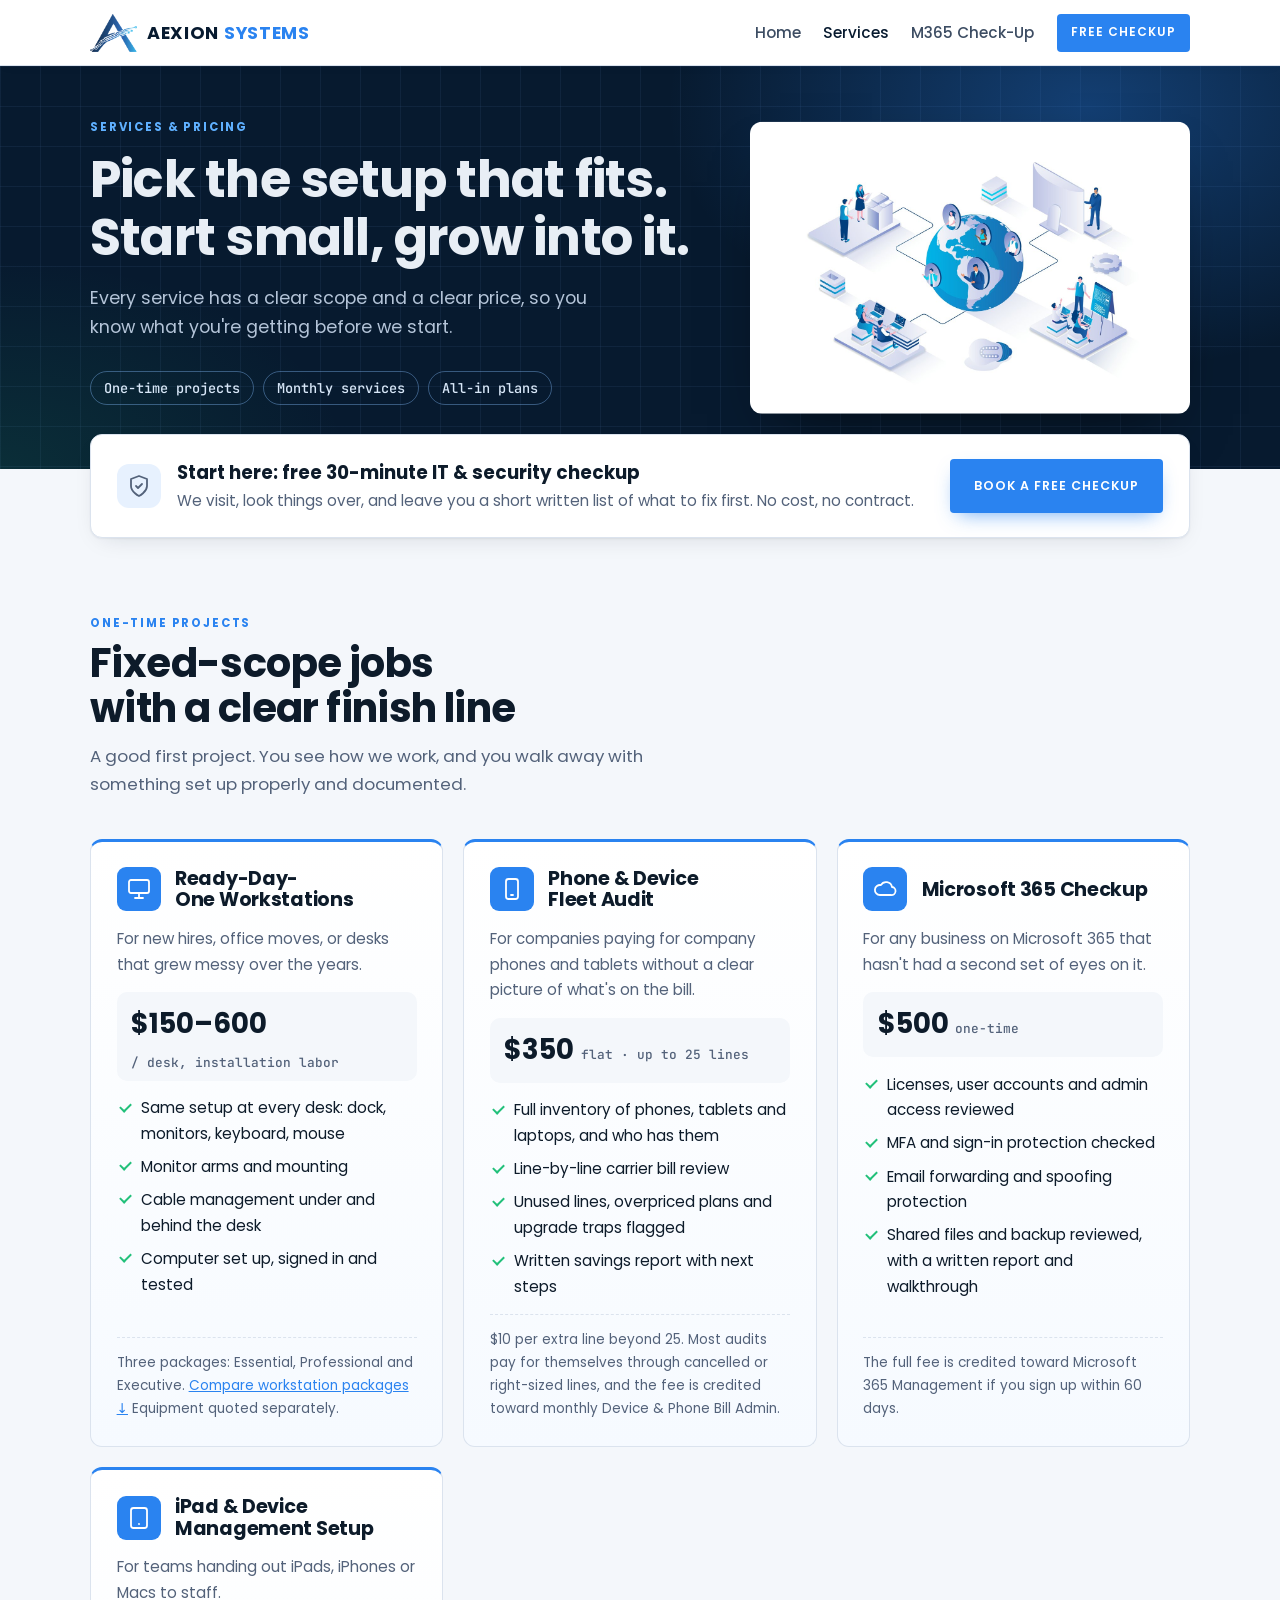
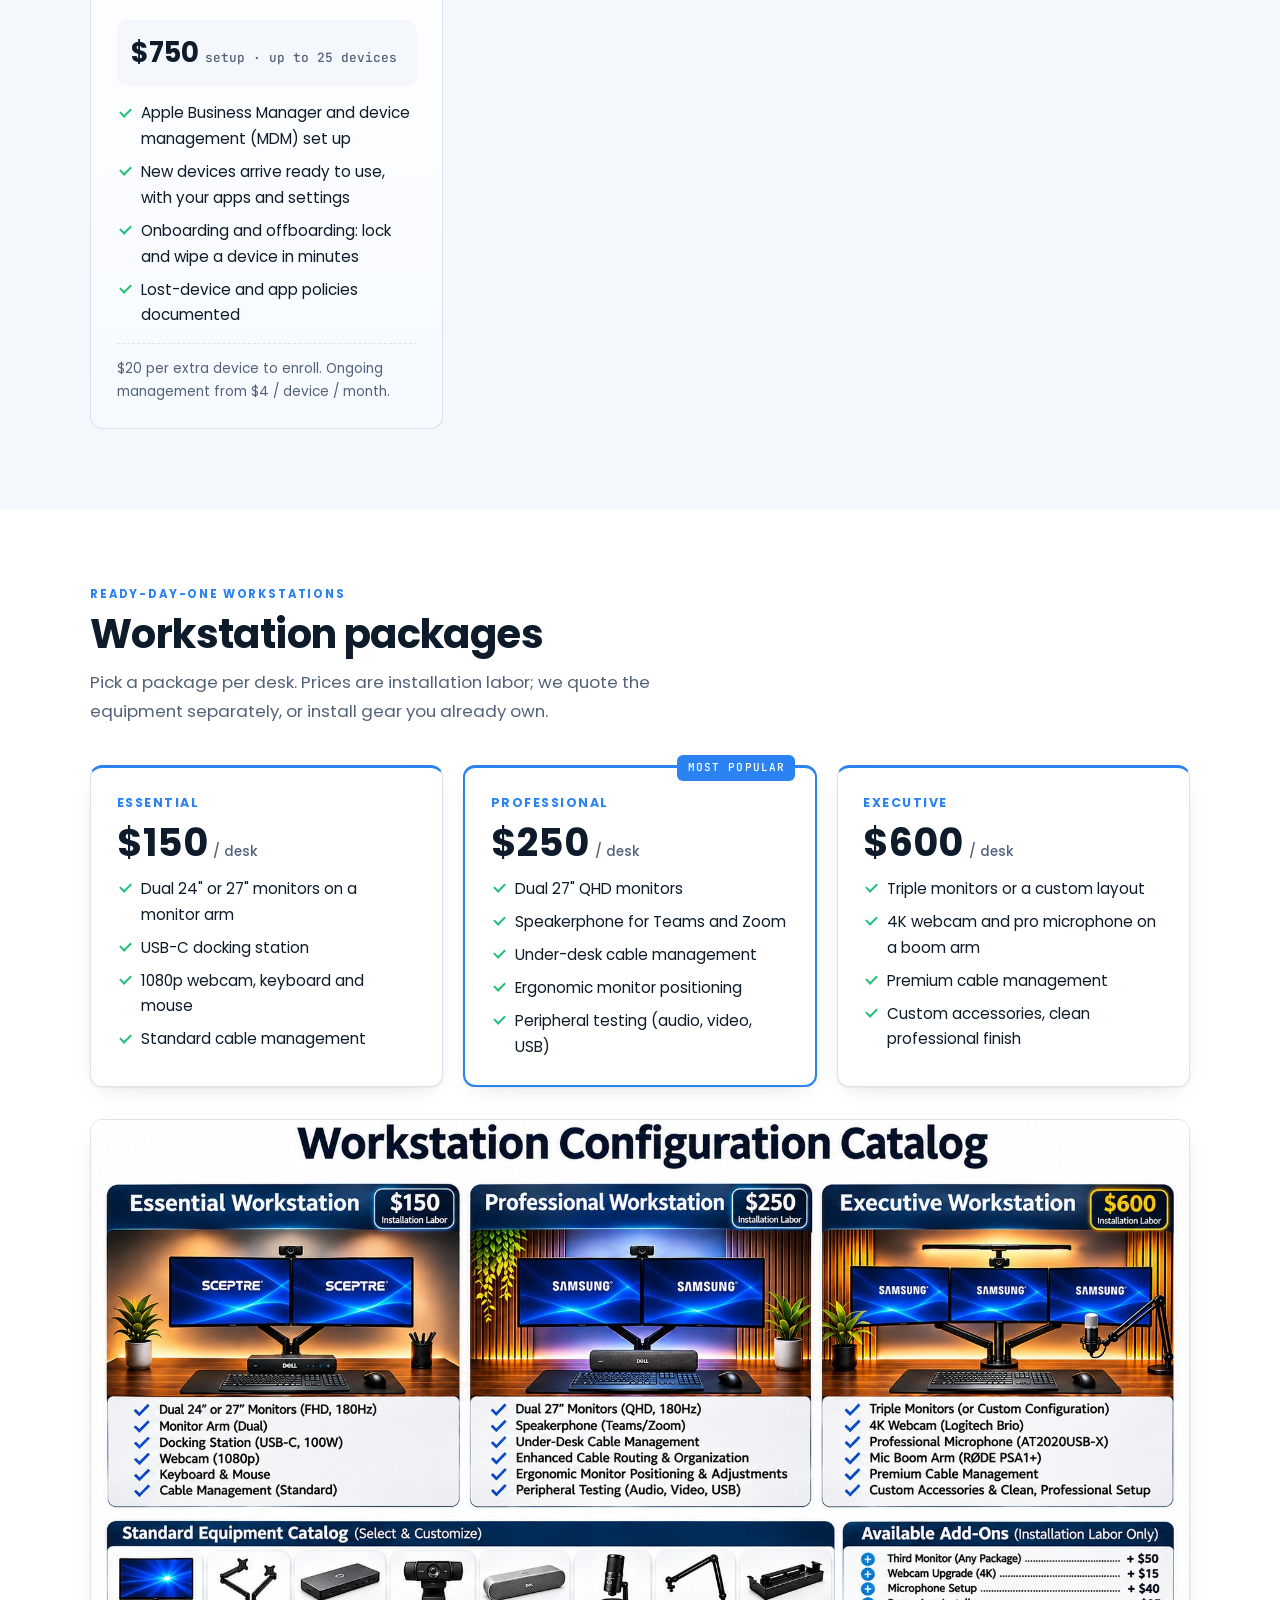
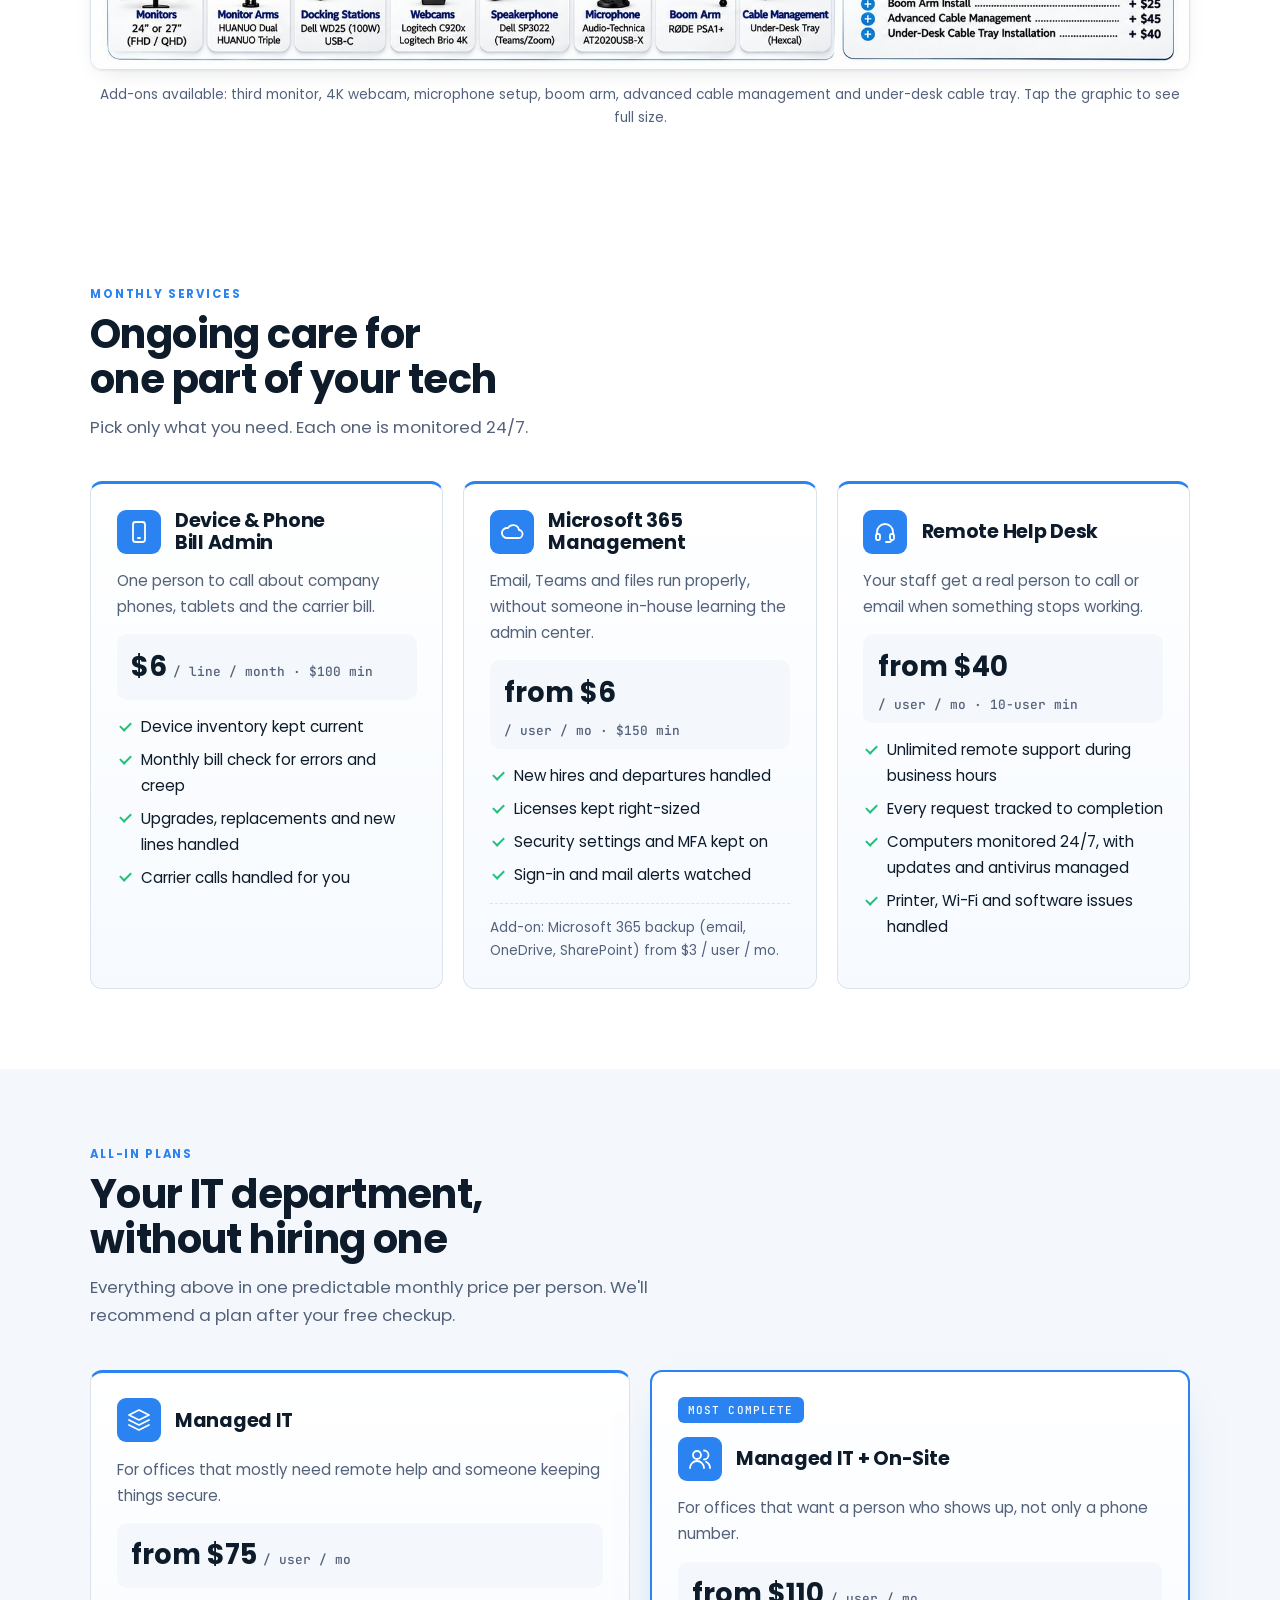
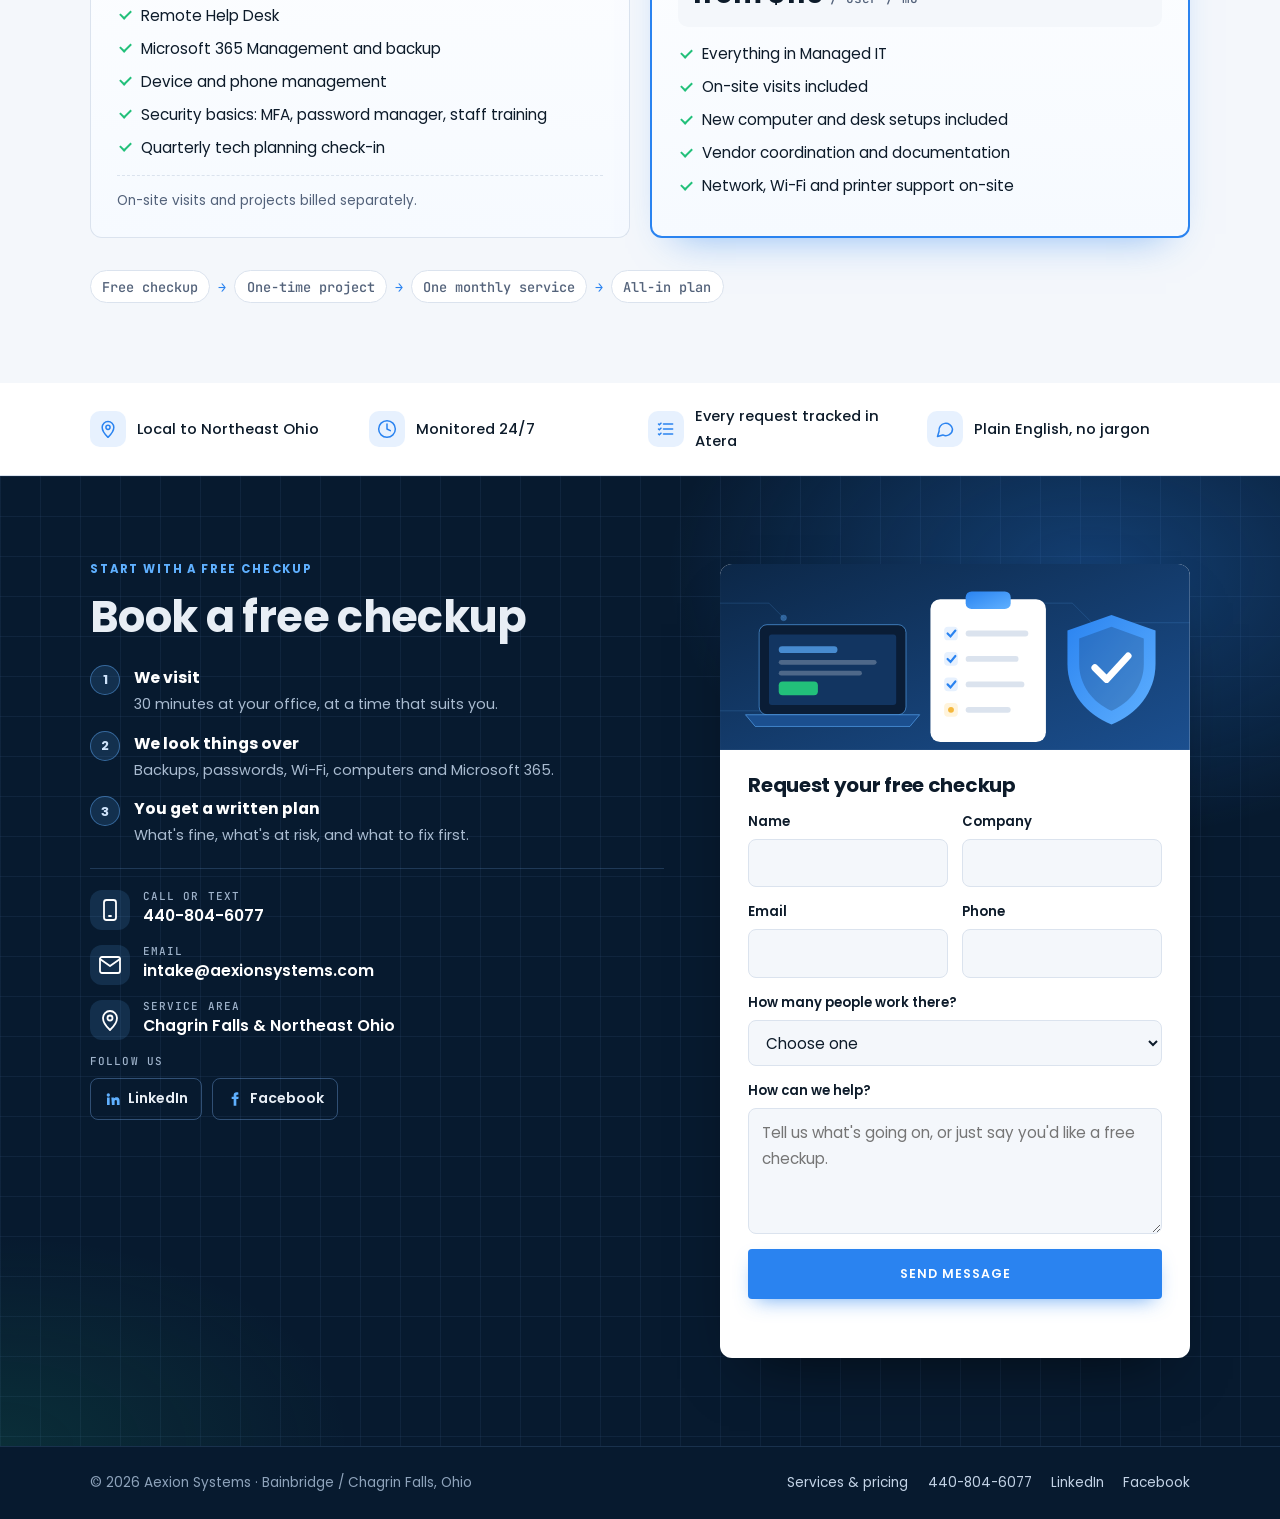
<file: services/index.html>
<!doctype html>
<html lang="en">
<head>
<meta charset="utf-8">
<meta name="viewport" content="width=device-width, initial-scale=1">
<title>Services & Pricing | Aexion Systems</title>
<meta name="description" content="IT services and pricing for Northeast Ohio businesses: workstation setups, phone and device audits, Microsoft 365, help desk and managed IT plans.">
<meta name="theme-color" content="#071a2f">
<!-- IMAGE: BROWSER TAB ICON  →  /images/favicon.ico -->
<link rel="icon" href="/images/favicon.ico">
<link rel="preconnect" href="https://fonts.googleapis.com">
<link rel="preconnect" href="https://fonts.gstatic.com" crossorigin>
<link rel="stylesheet" href="https://fonts.googleapis.com/css2?family=Poppins:wght@400;500;600;700&family=JetBrains+Mono:wght@500&display=swap">
<link rel="stylesheet" href="/styles.css?v=202611230159">
</head>
<body>
<header class="site-nav"><div class="wrap">
  <!-- ================= IMAGE: LOGO MARK  →  /images/logo.png  (square-ish mark, shown beside the AEXION SYSTEMS text). If the file is missing, a simple drawn mark shows instead. ================= -->
  <a class="brand" href="/" aria-label="Aexion Systems home"><img class="logo-mark" src="/images/logo.png" alt="" onerror="this.replaceWith(document.getElementById('mark-tpl').content.cloneNode(true))"><template id="mark-tpl"><span class="mark"><svg viewBox="0 0 24 24"><path d="M4 20 12 4l8 16M8 13h8"/></svg></span></template><span>AEXION <b>SYSTEMS</b></span></a>
  <nav><a href="/">Home</a><a href="/services/" aria-current="page">Services</a><a href="/#m365-checkup">M365 Check-Up</a><a class="cta" href="#contact">Free checkup</a></nav>
</div></header>
<main>
<section class="page-hero on-dark">
  <div class="wrap">
    <span class="eyebrow">Services &amp; pricing</span>
    <h1>Pick the setup that fits. Start small, grow into it.</h1>
    <p class="lead">Every service has a clear scope and a clear price, so you know what you're getting before we start.</p>
    <div class="jump"><a href="#projects">One-time projects</a><a href="#monthly">Monthly services</a><a href="#bundles">All-in plans</a></div>
  </div>
  <!-- ================= IMAGE: SERVICES PAGE ILLUSTRATION  →  /images/network-illustration.jpg  (1400 x 930, white background) ================= -->
  <img class="page-hero-art" src="/images/network-illustration.jpg" alt="Illustration of a connected office network" onerror="this.remove()">
</section>
<div class="wrap"><div class="entry"><div><span class="icon"><svg viewBox="0 0 24 24" aria-hidden="true"><path d="M12 22s8-4 8-10V5l-8-3-8 3v7c0 6 8 10 8 10z"/><path d="m9 12 2 2 4-4"/></svg></span><div><strong>Start here: free 30-minute IT &amp; security checkup</strong><span>We visit, look things over, and leave you a short written list of what to fix first. No cost, no contract.</span></div></div><a class="btn" href="#contact">Book a free checkup</a></div></div>
<section class="section" id="projects">
  <div class="wrap">
    <div class="section-head"><span class="eyebrow">One-time projects</span><h2>Fixed-scope jobs with a clear finish line</h2><p>A good first project. You see how we work, and you walk away with something set up properly and documented.</p></div>
    <div class="grid"><article class="card">
        
        <div class="top"><span class="icon"><svg viewBox="0 0 24 24" aria-hidden="true"><rect x="2" y="3" width="20" height="13" rx="2"/><path d="M8 21h8M12 16v5"/></svg></span><h3>Ready-Day-One Workstations</h3></div>
        <p class="for">For new hires, office moves, or desks that grew messy over the years.</p>
        <div class="price">$150–600 <small>/ desk, installation labor</small></div>
        <ul class="inc"><li>Same setup at every desk: dock, monitors, keyboard, mouse</li><li>Monitor arms and mounting</li><li>Cable management under and behind the desk</li><li>Computer set up, signed in and tested</li></ul>
        <p class="note">Three packages: Essential, Professional and Executive. <a href="#workstations">Compare workstation packages ↓</a> Equipment quoted separately.</p>
      </article><article class="card">
        
        <div class="top"><span class="icon"><svg viewBox="0 0 24 24" aria-hidden="true"><rect x="6" y="2" width="12" height="20" rx="2.5"/><path d="M11 18h2"/></svg></span><h3>Phone &amp; Device Fleet Audit</h3></div>
        <p class="for">For companies paying for company phones and tablets without a clear picture of what's on the bill.</p>
        <div class="price">$350 <small>flat · up to 25 lines</small></div>
        <ul class="inc"><li>Full inventory of phones, tablets and laptops, and who has them</li><li>Line-by-line carrier bill review</li><li>Unused lines, overpriced plans and upgrade traps flagged</li><li>Written savings report with next steps</li></ul>
        <p class="note">$10 per extra line beyond 25. Most audits pay for themselves through cancelled or right-sized lines, and the fee is credited toward monthly Device &amp; Phone Bill Admin.</p>
      </article><article class="card">
        
        <div class="top"><span class="icon"><svg viewBox="0 0 24 24" aria-hidden="true"><path d="M7 18a5 5 0 1 1 .9-9.9A6 6 0 0 1 19 10a4 4 0 0 1-1 8z"/></svg></span><h3>Microsoft 365 Checkup</h3></div>
        <p class="for">For any business on Microsoft 365 that hasn't had a second set of eyes on it.</p>
        <div class="price">$500 <small>one-time</small></div>
        <ul class="inc"><li>Licenses, user accounts and admin access reviewed</li><li>MFA and sign-in protection checked</li><li>Email forwarding and spoofing protection</li><li>Shared files and backup reviewed, with a written report and walkthrough</li></ul>
        <p class="note">The full fee is credited toward Microsoft 365 Management if you sign up within 60 days.</p>
      </article><article class="card">
        
        <div class="top"><span class="icon"><svg viewBox="0 0 24 24" aria-hidden="true"><rect x="4" y="2" width="16" height="20" rx="2.5"/><path d="M12 18h.01"/></svg></span><h3>iPad &amp; Device Management Setup</h3></div>
        <p class="for">For teams handing out iPads, iPhones or Macs to staff.</p>
        <div class="price">$750 <small>setup · up to 25 devices</small></div>
        <ul class="inc"><li>Apple Business Manager and device management (MDM) set up</li><li>New devices arrive ready to use, with your apps and settings</li><li>Onboarding and offboarding: lock and wipe a device in minutes</li><li>Lost-device and app policies documented</li></ul>
        <p class="note">$20 per extra device to enroll. Ongoing management from $4 / device / month.</p>
      </article></div>
  </div>
</section>

<!-- ================= IMAGE: WORKSTATION CATALOG GRAPHIC  →  /images/workstations.jpg  (1774 x 887). Replace the file to update it; the three package cards below are text you can edit. ================= -->
<section class="section alt" id="workstations">
  <div class="wrap">
    <div class="section-head"><span class="eyebrow">Ready-Day-One Workstations</span><h2>Workstation packages</h2><p>Pick a package per desk. Prices are installation labor; we quote the equipment separately, or install gear you already own.</p></div>
    <div class="tiers">
      <article class="tier-card"><span class="tier-name">Essential</span><div class="tier-price">$150<small>/ desk</small></div><ul class="inc"><li>Dual 24" or 27" monitors on a monitor arm</li><li>USB-C docking station</li><li>1080p webcam, keyboard and mouse</li><li>Standard cable management</li></ul></article>
      <article class="tier-card hot"><span class="badge">Most popular</span><span class="tier-name">Professional</span><div class="tier-price">$250<small>/ desk</small></div><ul class="inc"><li>Dual 27" QHD monitors</li><li>Speakerphone for Teams and Zoom</li><li>Under-desk cable management</li><li>Ergonomic monitor positioning</li><li>Peripheral testing (audio, video, USB)</li></ul></article>
      <article class="tier-card"><span class="tier-name">Executive</span><div class="tier-price">$600<small>/ desk</small></div><ul class="inc"><li>Triple monitors or a custom layout</li><li>4K webcam and pro microphone on a boom arm</li><li>Premium cable management</li><li>Custom accessories, clean professional finish</li></ul></article>
    </div>
    <a class="ws-graphic" href="/images/workstations.jpg" target="_blank" rel="noopener"><img src="/images/workstations.jpg" alt="Workstation configuration catalog: Essential, Professional and Executive packages, standard equipment and add-ons" loading="lazy"></a>
    <p class="note" style="border:0;text-align:center">Add-ons available: third monitor, 4K webcam, microphone setup, boom arm, advanced cable management and under-desk cable tray. Tap the graphic to see full size.</p>
  </div>
</section>
<section class="section alt" id="monthly">
  <div class="wrap">
    <div class="section-head"><span class="eyebrow">Monthly services</span><h2>Ongoing care for one part of your tech</h2><p>Pick only what you need. Each one is monitored 24/7.</p></div>
    <div class="grid"><article class="card">
        
        <div class="top"><span class="icon"><svg viewBox="0 0 24 24" aria-hidden="true"><rect x="6" y="2" width="12" height="20" rx="2.5"/><path d="M11 18h2"/></svg></span><h3>Device &amp; Phone Bill Admin</h3></div>
        <p class="for">One person to call about company phones, tablets and the carrier bill.</p>
        <div class="price">$6 <small>/ line / month · $100 min</small></div>
        <ul class="inc"><li>Device inventory kept current</li><li>Monthly bill check for errors and creep</li><li>Upgrades, replacements and new lines handled</li><li>Carrier calls handled for you</li></ul>
        
      </article><article class="card">
        
        <div class="top"><span class="icon"><svg viewBox="0 0 24 24" aria-hidden="true"><path d="M7 18a5 5 0 1 1 .9-9.9A6 6 0 0 1 19 10a4 4 0 0 1-1 8z"/></svg></span><h3>Microsoft 365 Management</h3></div>
        <p class="for">Email, Teams and files run properly, without someone in-house learning the admin center.</p>
        <div class="price">from $6 <small>/ user / mo · $150 min</small></div>
        <ul class="inc"><li>New hires and departures handled</li><li>Licenses kept right-sized</li><li>Security settings and MFA kept on</li><li>Sign-in and mail alerts watched</li></ul>
        <p class="note">Add-on: Microsoft 365 backup (email, OneDrive, SharePoint) from $3 / user / mo.</p>
      </article><article class="card">
        
        <div class="top"><span class="icon"><svg viewBox="0 0 24 24" aria-hidden="true"><path d="M4 14v-2a8 8 0 0 1 16 0v2"/><rect x="3" y="14" width="4" height="6" rx="1.5"/><rect x="17" y="14" width="4" height="6" rx="1.5"/><path d="M19 20a3 3 0 0 1-3 2h-3"/></svg></span><h3>Remote Help Desk</h3></div>
        <p class="for">Your staff get a real person to call or email when something stops working.</p>
        <div class="price">from $40 <small>/ user / mo · 10-user min</small></div>
        <ul class="inc"><li>Unlimited remote support during business hours</li><li>Every request tracked to completion</li><li>Computers monitored 24/7, with updates and antivirus managed</li><li>Printer, Wi-Fi and software issues handled</li></ul>
        
      </article></div>
  </div>
</section>
<section class="section" id="bundles">
  <div class="wrap">
    <div class="section-head"><span class="eyebrow">All-in plans</span><h2>Your IT department, without hiring one</h2><p>Everything above in one predictable monthly price per person. We'll recommend a plan after your free checkup.</p></div>
    <div class="grid"><article class="card">
        
        <div class="top"><span class="icon"><svg viewBox="0 0 24 24" aria-hidden="true"><path d="m12 2 10 5-10 5L2 7z"/><path d="m2 17 10 5 10-5M2 12l10 5 10-5"/></svg></span><h3>Managed IT</h3></div>
        <p class="for">For offices that mostly need remote help and someone keeping things secure.</p>
        <div class="price">from $75 <small>/ user / mo</small></div>
        <ul class="inc"><li>Remote Help Desk</li><li>Microsoft 365 Management and backup</li><li>Device and phone management</li><li>Security basics: MFA, password manager, staff training</li><li>Quarterly tech planning check-in</li></ul>
        <p class="note">On-site visits and projects billed separately.</p>
      </article><article class="card feature">
        <span class="badge">Most complete</span>
        <div class="top"><span class="icon"><svg viewBox="0 0 24 24" aria-hidden="true"><circle cx="9" cy="8" r="4"/><path d="M2 21a7 7 0 0 1 14 0M16 3.5a4 4 0 0 1 0 9M22 21a7 7 0 0 0-4-6.3"/></svg></span><h3>Managed IT + On-Site</h3></div>
        <p class="for">For offices that want a person who shows up, not only a phone number.</p>
        <div class="price">from $110 <small>/ user / mo</small></div>
        <ul class="inc"><li>Everything in Managed IT</li><li>On-site visits included</li><li>New computer and desk setups included</li><li>Vendor coordination and documentation</li><li>Network, Wi-Fi and printer support on-site</li></ul>
        
      </article></div><div class="path" aria-label="How most clients start"><span>Free checkup</span><i>→</i><span>One-time project</span><i>→</i><span>One monthly service</span><i>→</i><span>All-in plan</span></div>
  </div>
</section>
<section class="strip"><div class="wrap">
  <div><span class="icon"><svg viewBox="0 0 24 24" aria-hidden="true"><path d="M12 22s7-6.5 7-12a7 7 0 0 0-14 0c0 5.5 7 12 7 12z"/><circle cx="12" cy="10" r="2.5"/></svg></span>Local to Northeast Ohio</div>
  <div><span class="icon"><svg viewBox="0 0 24 24" aria-hidden="true"><circle cx="12" cy="12" r="10"/><path d="M12 6v6l4 2"/></svg></span>Monitored 24/7</div>
  <div><span class="icon"><svg viewBox="0 0 24 24" aria-hidden="true"><path d="M9 6h11M9 12h11M9 18h11"/><path d="m3 6 1 1 2-2M3 12l1 1 2-2M3 18l1 1 2-2"/></svg></span>Every request tracked in Atera</div>
  <div><span class="icon"><svg viewBox="0 0 24 24" aria-hidden="true"><path d="M21 12a8 8 0 0 1-11.6 7.1L3 21l1.9-6.4A8 8 0 1 1 21 12z"/></svg></span>Plain English, no jargon</div>
</div></section>
<!-- ================= CONTACT / FREE CHECKUP SECTION. The artwork in the card header is drawn in code (inline SVG), no image file. To use a picture instead, replace the <svg class="contact-art"> block with <img src="/images/contact.jpg" alt=""> ================= -->
<section class="contact on-dark" id="contact">
  <div class="wrap">
    <div class="contact-copy">
      <span class="eyebrow">Start with a free checkup</span>
      <h2>Book a free checkup</h2>
      <ol class="mini-steps">
        <li><b>1</b><div><strong>We visit</strong><span>30 minutes at your office, at a time that suits you.</span></div></li>
        <li><b>2</b><div><strong>We look things over</strong><span>Backups, passwords, Wi-Fi, computers and Microsoft 365.</span></div></li>
        <li><b>3</b><div><strong>You get a written plan</strong><span>What's fine, what's at risk, and what to fix first.</span></div></li>
      </ol>
      <div class="contact-lines dark">
        <div class="line"><span class="icon"><svg viewBox="0 0 24 24" aria-hidden="true"><rect x="6" y="2" width="12" height="20" rx="2.5"/><path d="M11 18h2"/></svg></span><div><small>Call or text</small><a href="tel:4408046077">440-804-6077</a></div></div>
        <div class="line"><span class="icon"><svg viewBox="0 0 24 24" aria-hidden="true"><rect x="2" y="4" width="20" height="16" rx="2"/><path d="m22 6-10 7L2 6"/></svg></span><div><small>Email</small><a href="mailto:intake@aexionsystems.com">intake@aexionsystems.com</a></div></div>
        <div class="line"><span class="icon"><svg viewBox="0 0 24 24" aria-hidden="true"><path d="M12 22s7-6.5 7-12a7 7 0 0 0-14 0c0 5.5 7 12 7 12z"/><circle cx="12" cy="10" r="2.5"/></svg></span><div><small>Service area</small><span>Chagrin Falls &amp; Northeast Ohio</span></div></div>
        <div class="socials"><small>Follow us</small>
          <a class="social" href="https://www.linkedin.com/company/aexion-systems/" target="_blank" rel="noopener" aria-label="Aexion Systems on LinkedIn"><svg viewBox="0 0 24 24" aria-hidden="true"><path d="M4.98 3.5a2.5 2.5 0 1 1 0 5 2.5 2.5 0 0 1 0-5zM3 9.75h4V21H3zM9.5 9.75h3.8v1.6h.06c.53-1 1.83-2.05 3.77-2.05 4.03 0 4.77 2.65 4.77 6.1V21h-4v-4.9c0-1.17-.02-2.68-1.63-2.68-1.64 0-1.89 1.28-1.89 2.6V21h-4z"/></svg>LinkedIn</a>
          <a class="social" href="https://www.facebook.com/profile.php?id=61595586290706" target="_blank" rel="noopener" aria-label="Aexion Systems on Facebook"><svg viewBox="0 0 24 24" aria-hidden="true"><path d="M14 8.5V6.8c0-.8.5-1.3 1.4-1.3H17V2.2C16.6 2.1 15.4 2 14.2 2 11.6 2 10 3.6 10 6.4v2.1H7v3.6h3V22h4v-9.9h3l.5-3.6z"/></svg>Facebook</a>
        </div>
      </div>
    </div>
    <div class="contact-card">
      <svg class="contact-art" viewBox="0 0 480 190" role="img" aria-label="Illustration of an IT checkup: a checklist, a laptop and a shield">
        <defs>
          <linearGradient id="cg-bg" x1="0" y1="0" x2="1" y2="1"><stop offset="0" stop-color="#0c2747"/><stop offset="1" stop-color="#1b4f8f"/></linearGradient>
          <linearGradient id="cg-acc" x1="0" y1="0" x2="1" y2="1"><stop offset="0" stop-color="#2a83f0"/><stop offset="1" stop-color="#5fb0ff"/></linearGradient>
        </defs>
        <rect width="480" height="190" fill="url(#cg-bg)"/>
        <g stroke="#5fb0ff" stroke-opacity=".18" fill="none">
          <path d="M0 150h90l20-20h70M300 40h60l20 20h100M0 40h50l15 15"/>
          <circle cx="180" cy="130" r="3" fill="#5fb0ff" fill-opacity=".4"/><circle cx="65" cy="55" r="3" fill="#5fb0ff" fill-opacity=".4"/>
        </g>
        <!-- laptop -->
        <g transform="translate(40 62)">
          <rect x="0" y="0" width="150" height="92" rx="8" fill="#0a1d36" stroke="#5fb0ff" stroke-opacity=".6"/>
          <rect x="10" y="10" width="130" height="72" rx="3" fill="#123561"/>
          <rect x="20" y="22" width="60" height="7" rx="3.5" fill="#5fb0ff" fill-opacity=".7"/>
          <rect x="20" y="36" width="100" height="5" rx="2.5" fill="#ffffff" fill-opacity=".25"/>
          <rect x="20" y="47" width="85" height="5" rx="2.5" fill="#ffffff" fill-opacity=".25"/>
          <rect x="20" y="58" width="40" height="14" rx="4" fill="#22c07a"/>
          <path d="M-14 92h178l-10 12H-4z" fill="#1b4f8f" stroke="#5fb0ff" stroke-opacity=".6"/>
        </g>
        <!-- clipboard -->
        <g transform="translate(215 28)">
          <rect x="0" y="8" width="118" height="146" rx="10" fill="#ffffff"/>
          <rect x="36" y="0" width="46" height="18" rx="6" fill="url(#cg-acc)"/>
          <g font-family="Poppins, sans-serif" font-size="9" fill="#53627a">
            <rect x="14" y="36" width="14" height="14" rx="4" fill="#e7f1fe"/><path d="m17.5 43 3 3 5-6" stroke="#2a83f0" stroke-width="2.2" fill="none" stroke-linecap="round"/>
            <rect x="36" y="40" width="64" height="6" rx="3" fill="#dbe3ee"/>
            <rect x="14" y="62" width="14" height="14" rx="4" fill="#e7f1fe"/><path d="m17.5 69 3 3 5-6" stroke="#2a83f0" stroke-width="2.2" fill="none" stroke-linecap="round"/>
            <rect x="36" y="66" width="54" height="6" rx="3" fill="#dbe3ee"/>
            <rect x="14" y="88" width="14" height="14" rx="4" fill="#e7f1fe"/><path d="m17.5 95 3 3 5-6" stroke="#2a83f0" stroke-width="2.2" fill="none" stroke-linecap="round"/>
            <rect x="36" y="92" width="60" height="6" rx="3" fill="#dbe3ee"/>
            <rect x="14" y="114" width="14" height="14" rx="4" fill="#fff4dc"/><circle cx="21" cy="121" r="3" fill="#f5b83d"/>
            <rect x="36" y="118" width="46" height="6" rx="3" fill="#dbe3ee"/>
          </g>
        </g>
        <!-- shield -->
        <g transform="translate(355 52)">
          <path d="M45 0l45 16v34c0 30-20 52-45 62C20 102 0 80 0 50V16z" fill="url(#cg-acc)"/>
          <path d="M45 12l33 12v26c0 22-14 40-33 48C26 90 12 72 12 50V24z" fill="#0c2747" fill-opacity=".25"/>
          <path d="m28 54 12 12 22-24" stroke="#ffffff" stroke-width="7" fill="none" stroke-linecap="round" stroke-linejoin="round"/>
        </g>
      </svg>
      <!-- ================= CONTACT FORM. Sends to your email through Web3Forms (free). Put your Web3Forms access key in the "access_key" field below. ================= -->
      <form class="cform" id="contact-form" action="https://api.web3forms.com/submit" method="POST" novalidate>
        <input type="hidden" name="access_key" value="381521f9-e9ea-4427-9114-259a527ff42d">
        <input type="hidden" name="subject" value="New website inquiry - Aexion Systems">
        <input type="hidden" name="from_name" value="aexionsystems.com">
        <input type="checkbox" name="botcheck" class="hp" tabindex="-1" autocomplete="off" aria-hidden="true">
        <h3>Request your free checkup</h3>
        <div class="row2">
          <label>Name<input id="cf-name" name="name" required autocomplete="name"></label>
          <label>Company<input id="cf-company" name="company" autocomplete="organization"></label>
        </div>
        <div class="row2">
          <label>Email<input id="cf-email" name="email" type="email" required autocomplete="email"></label>
          <label>Phone<input id="cf-phone" name="phone" type="tel" autocomplete="tel"></label>
        </div>
        <label>How many people work there?
          <select id="cf-size" name="team_size"><option value="">Choose one</option><option>1–9</option><option>10–25</option><option>26–50</option><option>51–75</option><option>75+</option></select>
        </label>
        <label>How can we help?<textarea id="cf-msg" name="message" rows="4" required placeholder="Tell us what's going on, or just say you'd like a free checkup."></textarea></label>
        <button class="btn" type="submit">Send message</button>
        <p class="cform-status" role="status" aria-live="polite"></p>
      </form>
    </div>
  </div>
</section>
</main>
<footer><div class="wrap"><span>© 2026 Aexion Systems · Bainbridge / Chagrin Falls, Ohio</span><span class="foot-links"><a href="/services/">Services &amp; pricing</a><a href="tel:4408046077">440-804-6077</a><a href="https://www.linkedin.com/company/aexion-systems/" target="_blank" rel="noopener">LinkedIn</a><a href="https://www.facebook.com/profile.php?id=61595586290706" target="_blank" rel="noopener">Facebook</a></span></div></footer>
<script>
(function(){var f=document.getElementById('contact-form');if(!f)return;var st=f.querySelector('.cform-status'),btn=f.querySelector('button');
f.addEventListener('submit',function(e){e.preventDefault();
if(!f.checkValidity()){st.textContent='Please fill in your name, email and a short message.';st.className='cform-status err';f.reportValidity();return;}
btn.disabled=true;btn.textContent='Sending…';st.textContent='';
fetch(f.action,{method:'POST',headers:{'Accept':'application/json'},body:new FormData(f)}).then(function(r){return r.json()}).then(function(d){
if(d.success){f.reset();st.textContent="Thanks! Your message was sent. We'll get back to you within one business day.";st.className='cform-status ok';}
else{throw new Error(d.message||'failed')}}).catch(function(){st.textContent='Sorry, that didn\'t go through. Please call or text 440-804-6077 or email intake@aexionsystems.com.';st.className='cform-status err';})
.finally(function(){btn.disabled=false;btn.textContent='Send message';});});})();
</script>

</body>
</html>
</file>
<file: styles.css>
/* Aexion Systems: navy + signal blue, circuit-grid motif, warm "status green" for health cues */
:root{
  --navy:#071a2f; --navy-2:#0c2747; --navy-3:#123561; --ink:#0d1b2a; --muted:#53627a;
  --bg:#f4f7fb; --surface:#fff; --line:#dbe3ee;
  --blue:#2a83f0; --blue-2:#5fb0ff; --blue-soft:#e7f1fe; --green:#22c07a; --amber:#f5b83d;
  --f-display:"Space Grotesk",system-ui,sans-serif; --f-body:"Inter",system-ui,sans-serif; --f-mono:"JetBrains Mono",ui-monospace,monospace;
  --radius:14px; --shadow:0 1px 2px rgba(7,26,47,.06),0 8px 24px -12px rgba(7,26,47,.18);
}
*{box-sizing:border-box}
html{scroll-behavior:smooth}
body{margin:0;background:var(--bg);color:var(--ink);font:16px/1.6 var(--f-body);-webkit-font-smoothing:antialiased}
img{max-width:100%;display:block}
a{color:var(--blue)}
.wrap{max-width:1140px;margin:0 auto;padding-left:max(20px,env(safe-area-inset-left,0px));padding-right:max(20px,env(safe-area-inset-right,0px))}
h1,h2,h3{font-family:var(--f-display);line-height:1.12;text-wrap:balance;margin:0;letter-spacing:-.01em}
p{margin:0}
.eyebrow{font:500 12px/1 var(--f-mono);letter-spacing:.14em;text-transform:uppercase;color:var(--blue)}
.on-dark .eyebrow{color:var(--blue-2)}
.btn{display:inline-flex;align-items:center;gap:.5rem;background:var(--blue);color:#fff;text-decoration:none;font-weight:600;padding:.8rem 1.25rem;border-radius:10px;white-space:nowrap;transition:transform .15s,box-shadow .15s,background .15s;box-shadow:0 8px 20px -8px rgba(42,131,240,.7)}
.btn:hover{transform:translateY(-1px);background:#1f74dc}
.btn.ghost{background:transparent;color:#d8e7f8;box-shadow:none;border:1px solid rgba(127,182,245,.5)}
.btn.ghost:hover{background:rgba(127,182,245,.12)}
.btn svg{width:18px;height:18px}
a:focus-visible,.btn:focus-visible{outline:3px solid var(--blue-2);outline-offset:3px}
.icon{width:44px;height:44px;border-radius:12px;display:grid;place-items:center;background:var(--blue-soft);color:var(--blue);flex:none}
.icon svg{width:24px;height:24px;fill:none;stroke:currentColor;stroke-width:1.8;stroke-linecap:round;stroke-linejoin:round}

/* nav */
.site-nav{background:rgba(7,26,47,.92);backdrop-filter:blur(10px);position:sticky;top:0;z-index:20;border-bottom:1px solid rgba(127,182,245,.15)}
.site-nav .wrap{display:flex;align-items:center;justify-content:space-between;gap:1rem;padding-block:.85rem;flex-wrap:wrap}
.brand{display:flex;align-items:center;gap:.6rem;text-decoration:none;color:#fff;font:700 1.1rem var(--f-display);letter-spacing:.04em}
.brand img{height:34px;width:auto}
.brand .mark{width:30px;height:30px;border-radius:8px;background:linear-gradient(135deg,var(--blue),var(--blue-2));display:grid;place-items:center}
.brand .mark svg{width:18px;height:18px;stroke:#fff;fill:none;stroke-width:2}
.brand b{color:var(--blue-2);font-weight:700}
.site-nav nav{display:flex;gap:1.4rem;flex-wrap:wrap;align-items:center}
.site-nav nav a{color:#c3d3e6;text-decoration:none;font-weight:500;font-size:.95rem}
.site-nav nav a:hover,.site-nav nav a[aria-current]{color:#fff}
.site-nav nav a.cta{background:var(--blue);color:#fff;padding:.45rem .85rem;border-radius:8px}

/* dark bands with circuit grid */
.on-dark{background:var(--navy);color:#e8eef5;position:relative;overflow:hidden;isolation:isolate}
/* ===== BACKGROUND: dark sections (heading, offer, "ways to work", contact). Blue glow + circuit grid are drawn in CSS here, no image file. To use a photo instead, add a line like:  url("/images/bg-dark.jpg") center/cover,  as the LAST item in the background list below. ===== */
.on-dark::before{content:"";position:absolute;inset:0;z-index:-1;
  background:
    radial-gradient(600px 380px at 85% 10%,rgba(42,131,240,.35),transparent 70%),
    radial-gradient(500px 300px at 0% 100%,rgba(34,192,122,.12),transparent 70%),
    linear-gradient(rgba(127,182,245,.07) 1px,transparent 1px) 0 0/40px 40px,
    linear-gradient(90deg,rgba(127,182,245,.07) 1px,transparent 1px) 0 0/40px 40px;}
.on-dark p.lead{color:#b4c4d8}

/* hero */
.hero{padding-block:4.5rem 5rem}
.hero .wrap{display:grid;grid-template-columns:1.05fr .95fr;gap:3rem;align-items:center}
.hero h1{font-size:clamp(2.3rem,5.2vw,3.7rem)}
.hero h1 em{font-style:normal;background:linear-gradient(90deg,var(--blue-2),#8fd3ff);-webkit-background-clip:text;background-clip:text;color:transparent}
.hero-copy{display:grid;gap:1.3rem;min-width:0}
.hero-copy .lead{font-size:1.15rem;max-width:52ch}
.actions{display:flex;gap:.8rem;flex-wrap:wrap;margin-top:.4rem}
.hero-meta{display:flex;gap:1.5rem;flex-wrap:wrap;margin-top:.6rem;font-size:.9rem;color:#9fb3cb}
.hero-meta span{display:flex;align-items:center;gap:.45rem}
.hero-meta svg{width:16px;height:16px;stroke:var(--green);fill:none;stroke-width:2.4}

/* photo slot: shows the photo when present, a designed fallback when not */
.photo{position:relative;border-radius:var(--radius);overflow:hidden;aspect-ratio:4/3;max-width:100%;
  background:linear-gradient(145deg,var(--navy-3),var(--navy-2));border:1px solid rgba(127,182,245,.2)}
.photo .fallback{position:absolute;inset:0;display:grid;place-items:center;color:rgba(143,211,255,.55)}
.photo .fallback svg{width:46%;height:auto;fill:none;stroke:currentColor;stroke-width:1.2;stroke-linecap:round;stroke-linejoin:round}
.photo img{position:absolute;inset:0;width:100%;height:100%;object-fit:cover}
.hero-visual{position:relative;min-width:0}
.hero-visual .photo{box-shadow:0 30px 60px -30px rgba(0,0,0,.6)}
.status{position:absolute;left:-1.5rem;bottom:-1.5rem;background:#fff;color:var(--ink);border-radius:12px;padding:.85rem 1rem;box-shadow:0 20px 40px -16px rgba(0,0,0,.45);display:grid;gap:.35rem;min-width:230px;font-size:.85rem}
.status .row{display:flex;justify-content:space-between;gap:1rem;font-variant-numeric:tabular-nums}
.status .head{font:500 11px var(--f-mono);letter-spacing:.1em;text-transform:uppercase;color:var(--muted)}
.dot{display:inline-block;width:8px;height:8px;border-radius:50%;background:var(--green);margin-right:.4rem;box-shadow:0 0 0 0 rgba(34,192,122,.6);animation:pulse 2.2s infinite}
.dot.amber{background:var(--amber);animation:none}
@keyframes pulse{70%{box-shadow:0 0 0 8px rgba(34,192,122,0)}100%{box-shadow:0 0 0 0 rgba(34,192,122,0)}}
.ticket{position:absolute;right:-1rem;top:1.25rem;background:var(--navy);border:1px solid rgba(127,182,245,.35);color:#dbe8f6;border-radius:10px;padding:.6rem .8rem;font-size:.8rem;box-shadow:0 16px 30px -14px rgba(0,0,0,.6)}
.ticket b{display:block;font-family:var(--f-mono);font-weight:500;font-size:.7rem;color:var(--blue-2);letter-spacing:.08em}

/* trust strip */
.strip{background:var(--surface);border-bottom:1px solid var(--line)}
.strip .wrap{display:grid;grid-template-columns:repeat(4,1fr);gap:1rem;padding-block:1.3rem}
.strip div{display:flex;gap:.7rem;align-items:center;font-size:.92rem;font-weight:500;min-width:0}
.strip .icon{width:36px;height:36px;border-radius:10px}
.strip .icon svg{width:20px;height:20px}

/* sections */
.section{padding-block:5rem}
.section.alt{background:var(--surface)}
.section-head{display:grid;gap:.7rem;margin-bottom:2.5rem;max-width:64ch}
.section-head h2{font-size:clamp(1.8rem,3.6vw,2.5rem)}
.section-head p{color:var(--muted);font-size:1.05rem}
.on-dark .section-head p{color:#b4c4d8}

/* steps */
.steps{display:grid;grid-template-columns:repeat(3,1fr);gap:1.5rem;counter-reset:s}
.step{position:relative;background:var(--surface);border:1px solid var(--line);border-radius:var(--radius);padding:1.75rem;display:grid;gap:.6rem;align-content:start;box-shadow:var(--shadow)}
.step .num{font:700 .8rem var(--f-mono);color:#fff;background:var(--navy);width:34px;height:34px;border-radius:50%;display:grid;place-items:center}
.step h3{font-size:1.2rem}
.step p{color:var(--muted);font-size:.97rem}
.step .tag{font:500 .78rem var(--f-mono);color:var(--blue)}

/* offer */
.offer .wrap{display:grid;grid-template-columns:1fr 1fr;gap:3rem;align-items:center}
.offer .price-big{font:700 clamp(3rem,7vw,4.6rem)/1 var(--f-display);color:#fff}
.offer .price-big small{font:500 1rem var(--f-mono);color:var(--blue-2);margin-left:.5rem}
.checklist{list-style:none;padding:0;margin:0;display:grid;gap:.7rem}
.checklist li{display:flex;gap:.7rem;align-items:flex-start}
.checklist svg{width:20px;height:20px;flex:none;margin-top:.15rem;stroke:var(--green);fill:none;stroke-width:2.4;stroke-linecap:round;stroke-linejoin:round}
.offer-card{background:rgba(255,255,255,.04);border:1px solid rgba(127,182,245,.25);border-radius:var(--radius);padding:2rem;display:grid;gap:1.25rem}
.offer-card h3{font-size:1.1rem;color:#fff}

/* service tiles */
.tiles{display:grid;grid-template-columns:repeat(3,1fr);gap:1.25rem}
.tile{background:var(--surface);border:1px solid var(--line);border-radius:var(--radius);padding:1.5rem;display:grid;gap:.75rem;align-content:start;transition:transform .2s,box-shadow .2s,border-color .2s}
.tile:hover{transform:translateY(-3px);box-shadow:var(--shadow);border-color:#bcd3f0}
.tile h3{font-size:1.1rem}
.tile p{color:var(--muted);font-size:.95rem}

/* gallery */
.gallery{display:grid;grid-template-columns:2fr 1fr 1fr;gap:1rem}
.gallery figure{margin:0;display:grid;gap:.5rem}
.gallery figcaption{font-size:.88rem;color:var(--muted)}

/* contact */
.contact{padding-block:4.5rem}
.contact .wrap{display:grid;grid-template-columns:1.2fr 1fr;gap:3rem;align-items:center}
.contact h2{font-size:clamp(1.9rem,4vw,2.7rem)}
.contact-card{background:#fff;color:var(--ink);border-radius:var(--radius);padding:1.75rem;display:grid;gap:1rem;box-shadow:0 30px 60px -30px rgba(0,0,0,.6)}
.contact-card .line{display:flex;gap:.9rem;align-items:center}
.contact-card .line small{display:block;font:500 11px var(--f-mono);letter-spacing:.1em;text-transform:uppercase;color:var(--muted)}
.contact-card .line a,.contact-card .line span{font-weight:600;color:var(--ink);text-decoration:none;font-size:1.05rem}

footer{background:var(--navy);color:#8ea3bb;font-size:.85rem;border-top:1px solid rgba(127,182,245,.15)}
footer .wrap{display:flex;justify-content:space-between;gap:1rem;flex-wrap:wrap;padding-block:1.5rem}
footer a{color:#c3d3e6;text-decoration:none}

/* catalog */
.page-hero{padding-block:3.5rem 4rem}
.page-hero .wrap{display:grid;gap:1.1rem}
.page-hero h1{font-size:clamp(2.1rem,4.6vw,3.2rem);max-width:20ch}
.page-hero .lead{max-width:60ch;font-size:1.1rem}
.jump{display:flex;gap:.6rem;flex-wrap:wrap;margin-top:.6rem}
.jump a{font:500 .85rem var(--f-mono);color:#d8e7f8;text-decoration:none;border:1px solid rgba(127,182,245,.4);padding:.45rem .8rem;border-radius:999px}
.jump a:hover{background:rgba(127,182,245,.15)}
.entry{display:flex;flex-wrap:wrap;gap:1rem 2rem;align-items:center;justify-content:space-between;background:var(--surface);border:1px solid var(--line);border-radius:var(--radius);padding:1.4rem 1.6rem;box-shadow:var(--shadow);margin-top:-2.2rem;position:relative}
.entry > div{display:flex;gap:1rem;align-items:center;flex:1 1 380px;min-width:0}
.entry strong{font-family:var(--f-display);font-size:1.15rem;display:block}
.entry span{color:var(--muted);font-size:.95rem}
.grid{display:grid;gap:1.25rem;grid-template-columns:repeat(auto-fit,minmax(min(100%,300px),1fr))}
.card{background:var(--surface);border:1px solid var(--line);border-radius:var(--radius);padding:1.6rem;display:flex;flex-direction:column;gap:.9rem;min-width:0;transition:box-shadow .2s,transform .2s}
.card:hover{box-shadow:var(--shadow);transform:translateY(-2px)}
.card .top{display:flex;gap:.9rem;align-items:center}
.card h3{font-size:1.2rem}
.card .for{color:var(--muted);font-size:.95rem}
.price{font-family:var(--f-display);font-size:1.7rem;font-weight:700;font-variant-numeric:tabular-nums;display:flex;flex-wrap:wrap;align-items:baseline;gap:.4rem;padding:.6rem .9rem;background:var(--bg);border-radius:10px}
.price small{font:500 .8rem var(--f-mono);color:var(--muted)}
.price.quote{font-size:1.15rem}
ul.inc{list-style:none;padding:0;margin:0;display:grid;gap:.45rem;font-size:.95rem}
ul.inc li{padding-left:1.5rem;position:relative}
ul.inc li::before{content:"";position:absolute;left:.2rem;top:.5em;width:.55rem;height:.3rem;border-left:2px solid var(--green);border-bottom:2px solid var(--green);transform:rotate(-45deg)}
.note{font-size:.85rem;color:var(--muted);border-top:1px dashed var(--line);padding-top:.8rem;margin-top:auto}
.card.feature{border:2px solid var(--blue);box-shadow:0 20px 40px -24px rgba(42,131,240,.6)}
.badge{align-self:flex-start;font:500 11px/1 var(--f-mono);letter-spacing:.1em;text-transform:uppercase;background:var(--blue);color:#fff;padding:.45rem .65rem;border-radius:6px}
.path{display:flex;flex-wrap:wrap;gap:.5rem;align-items:center;margin-top:2rem;font:500 .85rem var(--f-mono);color:var(--muted)}
.path span{background:var(--surface);border:1px solid var(--line);padding:.4rem .7rem;border-radius:999px}
.path i{font-style:normal;color:var(--blue)}

@media (max-width:900px){
  .hero .wrap,.offer .wrap,.contact .wrap{grid-template-columns:1fr}
  .hero-visual{max-width:560px}
  .tiles,.steps{grid-template-columns:1fr 1fr}
  .strip .wrap{grid-template-columns:1fr 1fr}
  .gallery{grid-template-columns:1fr 1fr}
  .gallery figure:first-child{grid-column:1/-1}
}
@media (max-width:600px){
  .tiles,.steps,.strip .wrap,.gallery{grid-template-columns:1fr}
  .status{left:.75rem;bottom:-1.25rem;min-width:0}
  .ticket{right:.5rem}
  .site-nav nav{gap:1rem}
  .site-nav nav a:not(.cta){font-size:.88rem}
  .section{padding-block:3.75rem}
}
@media (prefers-reduced-motion:reduce){*{animation:none!important;transition:none!important;scroll-behavior:auto!important}}
.brand-text{display:flex;align-items:center;gap:.6rem}.brand-text[hidden]{display:none}[hidden]{display:none!important}

/* ===== v2: bolder geometric type, photo-led sections, numbered service cards ===== */
:root{--f-display:"Poppins",system-ui,sans-serif;--f-body:"Poppins",system-ui,sans-serif;--radius:12px}
body{font-size:15.5px;line-height:1.7}
h1,h2,h3{font-weight:700;letter-spacing:-.015em}
.eyebrow{font:700 11.5px/1 var(--f-body);letter-spacing:.16em}
.btn{border-radius:4px;text-transform:uppercase;font-size:.78rem;letter-spacing:.08em;font-weight:600;padding:1rem 1.5rem}
.btn.ghost{border:1px solid var(--blue);color:#cfe3fa}
.site-nav nav a.cta{border-radius:4px;text-transform:uppercase;font-size:.75rem;letter-spacing:.08em;font-weight:600;padding:.55rem .9rem}

/* hero: full-bleed photo behind a navy fade */
.hero{padding-block:6rem 6.5rem}
.hero .hero-bg{position:absolute;inset:0;z-index:-2}
.hero .hero-bg img{width:100%;height:100%;object-fit:cover;object-position:70% center}
.hero .hero-bg::after{content:"";position:absolute;inset:0;background:linear-gradient(90deg,var(--navy) 0%,rgba(7,26,47,.94) 38%,rgba(7,26,47,.55) 70%,rgba(7,26,47,.25) 100%)}
.hero h1{font-size:clamp(2.4rem,5.4vw,3.9rem);line-height:1.06}
.hero h1 em{display:block;background:none;-webkit-background-clip:initial;background-clip:initial;color:var(--blue)}
.hero .wrap{grid-template-columns:1.2fr .8fr}
.hero-visual{align-self:end}

/* numbered service cards */
.svc-cards{display:grid;grid-template-columns:repeat(3,1fr);gap:1.5rem}
.svc-card{position:relative;background:linear-gradient(180deg,#fff 0%,#f3f8ff 100%);border:1px solid var(--line);border-top:3px solid var(--blue);border-radius:var(--radius);padding:1.75rem 1.6rem;display:grid;gap:.8rem;align-content:start;box-shadow:var(--shadow);transition:transform .2s,box-shadow .2s}
.svc-card:hover{transform:translateY(-4px);box-shadow:0 24px 40px -24px rgba(7,26,47,.35)}
.svc-card .n{font:700 .75rem var(--f-body);color:var(--blue);letter-spacing:.08em}
.svc-card .sq{position:absolute;top:1.5rem;right:1.5rem;width:42px;height:42px;border-radius:9px;background:var(--blue);display:grid;place-items:center;box-shadow:0 8px 18px -8px rgba(42,131,240,.8)}
.svc-card .sq svg{width:22px;height:22px;stroke:#fff;fill:none;stroke-width:1.8;stroke-linecap:round;stroke-linejoin:round}
.svc-card h3{font-size:1.3rem;padding-right:3.5rem}
.svc-card p{color:var(--muted);font-size:.93rem}
.svc-card ul{list-style:none;margin:.3rem 0 0;padding:.9rem 0 0;border-top:1px solid var(--line);display:grid;gap:.45rem;font-size:.88rem}
.svc-card li{display:flex;gap:.55rem;align-items:center}
.svc-card li::before{content:"";width:16px;height:16px;flex:none;border-radius:4px;background:var(--blue-soft) url("data:image/svg+xml,%3Csvg xmlns='http://www.w3.org/2000/svg' viewBox='0 0 24 24' fill='none' stroke='%232a83f0' stroke-width='3.2' stroke-linecap='round' stroke-linejoin='round'%3E%3Cpath d='m5 12 5 5 9-10'/%3E%3C/svg%3E") center/11px no-repeat}
.svc-more{margin-top:2rem;display:flex;justify-content:center}
.btn.outline{background:transparent;color:var(--blue);border:1px solid var(--blue);box-shadow:none}
.btn.outline:hover{background:var(--blue-soft)}

/* split photo + text */
.split{display:grid;grid-template-columns:1fr 1fr;background:var(--surface);min-height:520px}
.split .photo{border-radius:0;border:0;aspect-ratio:auto;min-height:340px;height:100%}
.split .copy{padding:4.5rem max(20px,5vw);display:grid;gap:1.1rem;align-content:center;max-width:640px}
.split h2{font-size:clamp(1.9rem,3.6vw,2.7rem)}
.split p{color:var(--muted)}
.ticks{list-style:none;padding:0;margin:.4rem 0 0;display:grid;gap:.6rem;font-weight:500;font-size:.95rem}
.ticks li{display:flex;gap:.7rem;align-items:center}
.ticks li::before{content:"✓";color:var(--blue);font-weight:700}

/* two-way comparison on dark */
.ways{display:grid;grid-template-columns:1fr 1fr;gap:1.5rem}
.way{background:rgba(255,255,255,.04);border:1px solid rgba(127,182,245,.22);border-radius:var(--radius);padding:2.2rem;display:grid;gap:.9rem;align-content:start}
.way .k{font:700 .72rem var(--f-body);letter-spacing:.14em;text-transform:uppercase;color:#9fb3cb}
.way h3{font-size:1.65rem;color:#fff}
.way p{color:#b4c4d8;font-size:.95rem}
.way .pr{font-weight:700;color:var(--blue-2);font-size:1.05rem}
.way ul{list-style:none;padding:0;margin:0;display:grid;gap:.5rem;font-size:.93rem;color:#dbe6f3}
.way li::before{content:"✓";color:var(--blue-2);font-weight:700;margin-right:.6rem}
.way.hot{border-color:var(--blue);background:linear-gradient(180deg,rgba(42,131,240,.16),rgba(42,131,240,.03))}
.center-head{text-align:center;margin-inline:auto;justify-items:center}

@media (max-width:900px){
  .svc-cards{grid-template-columns:1fr 1fr}
  .split,.ways{grid-template-columns:1fr}
  .split .photo{min-height:280px}
  .hero .wrap{grid-template-columns:1fr}
  .hero .hero-bg::after{background:linear-gradient(180deg,rgba(7,26,47,.92),rgba(7,26,47,.85))}
}
@media (max-width:600px){.svc-cards{grid-template-columns:1fr}.hero{padding-block:4rem 4.5rem}}
.card{border-top:3px solid var(--blue);background:linear-gradient(180deg,#fff 0%,#f6faff 100%)}
.card .icon{background:var(--blue);color:#fff;border-radius:9px}
.tools{display:grid;grid-template-columns:1fr 1fr;gap:3rem;align-items:center}
.console-shot{width:100%;border-radius:var(--radius);box-shadow:0 30px 60px -30px rgba(7,26,47,.6)}
.console{background:var(--navy);border-radius:var(--radius);border:1px solid rgba(127,182,245,.25);box-shadow:0 30px 60px -30px rgba(7,26,47,.6);color:#dbe6f3;overflow:hidden;min-width:0}
.console-bar{display:flex;align-items:center;gap:.4rem;padding:.8rem 1rem;background:var(--navy-2);border-bottom:1px solid rgba(127,182,245,.15)}
.console-bar span{width:10px;height:10px;border-radius:50%;background:#2a4467}
.console-bar b{margin-left:.6rem;font:500 .72rem var(--f-mono);letter-spacing:.08em;text-transform:uppercase;color:#9fb3cb}
.console-row{display:flex;align-items:center;gap:.8rem;padding:.85rem 1rem;border-bottom:1px solid rgba(127,182,245,.1)}
.console-row div{flex:1;min-width:0}
.console-row strong{display:block;font-size:.88rem;color:#fff}
.console-row small{display:block;font-size:.8rem;color:#9fb3cb}
.console-row em{font:500 .7rem var(--f-mono);font-style:normal;padding:.3rem .5rem;border-radius:4px;white-space:nowrap}
.console-row em.ok{background:rgba(34,192,122,.15);color:#5fe0a5}
.console-row em.warn{background:rgba(245,184,61,.15);color:#f5c766}
.console-row .dot{flex:none}
.console-foot{display:flex;flex-wrap:wrap;gap:.5rem 1.5rem;padding:.9rem 1rem;font-size:.8rem;color:#9fb3cb}
.console-foot b{color:#fff;margin-left:.3rem;font-variant-numeric:tabular-nums}
@media (max-width:900px){.tools{grid-template-columns:1fr}}
.brand .logo-mark{height:38px;width:auto}
.page-hero{position:relative}
.page-hero-art{position:absolute;right:max(20px,calc((100% - 1140px)/2 + 20px));top:50%;transform:translateY(-50%);width:min(36vw,440px);border-radius:var(--radius);box-shadow:0 30px 60px -30px rgba(0,0,0,.6);z-index:0}
.page-hero .wrap{position:relative;z-index:1}
.page-hero h1,.page-hero .lead{max-width:min(20ch,100%)}
.page-hero .lead{max-width:46ch}
@media (max-width:900px){.page-hero-art{position:static;transform:none;width:calc(100% - 40px);margin:2rem auto 0;display:block}}

/* ===== v3: white top bar; no grid over the heading photo ===== */
.site-nav{background:rgba(255,255,255,.97);border-bottom:1px solid var(--line);box-shadow:0 2px 12px -6px rgba(7,26,47,.15)}
.brand{color:var(--navy)}
.brand b{color:var(--blue)}
.site-nav nav a{color:#3d4d63}
.site-nav nav a:hover,.site-nav nav a[aria-current]{color:var(--navy)}
.site-nav nav a.cta,.site-nav nav a.cta:hover{color:#fff}
/* heading background: photo + dark fade only (no circuit grid). To bring the grid back, delete this rule. */
.hero.on-dark::before{background:none}

/* ===== v4: contact section with art + socials; workstation packages ===== */
.contact{padding-block:5.5rem}
.contact .wrap{grid-template-columns:1.1fr .9fr;gap:3.5rem;align-items:center}
.contact-copy{display:grid;gap:1.1rem;min-width:0}
.mini-steps{list-style:none;margin:.4rem 0 .2rem;padding:0;display:grid;gap:.9rem}
.mini-steps li{display:flex;gap:.9rem;align-items:flex-start}
.mini-steps b{flex:none;width:30px;height:30px;border-radius:50%;display:grid;place-items:center;background:rgba(95,176,255,.15);border:1px solid rgba(95,176,255,.45);color:#cfe3fa;font-size:.8rem}
.mini-steps strong{display:block;color:#fff;font-size:.98rem}
.mini-steps span{display:block;color:#a9bbd0;font-size:.9rem}
.contact-card{padding:0;overflow:hidden;gap:0}
.contact-art{display:block;width:100%;height:auto}
.contact-lines{padding:1.5rem 1.75rem 1.75rem;display:grid;gap:1rem}
.socials{display:flex;flex-wrap:wrap;align-items:center;gap:.6rem;padding-top:1rem;border-top:1px solid var(--line)}
.socials small{width:100%;font:500 11px var(--f-mono);letter-spacing:.1em;text-transform:uppercase;color:var(--muted)}
.social{display:inline-flex;align-items:center;gap:.45rem;padding:.5rem .85rem;border:1px solid var(--line);border-radius:8px;color:var(--ink);text-decoration:none;font-weight:600;font-size:.88rem;transition:border-color .15s,background .15s}
.social:hover{border-color:var(--blue);background:var(--blue-soft)}
.social svg{width:16px;height:16px;fill:var(--blue)}
.foot-links{display:flex;flex-wrap:wrap;gap:.4rem 1.2rem}
.tiers{display:grid;grid-template-columns:repeat(3,1fr);gap:1.25rem;margin-bottom:2rem}
.tier-card{position:relative;background:var(--surface);border:1px solid var(--line);border-top:3px solid var(--blue);border-radius:var(--radius);padding:1.6rem;display:grid;gap:.8rem;align-content:start;box-shadow:var(--shadow)}
.tier-card.hot{border:2px solid var(--blue);border-top-width:3px}
.tier-card .badge{position:absolute;top:-.8rem;right:1.2rem}
.tier-name{font:700 .78rem var(--f-body);letter-spacing:.12em;text-transform:uppercase;color:var(--blue)}
.tier-price{font:700 2.4rem/1 var(--f-display);font-variant-numeric:tabular-nums}
.tier-price small{font:500 .85rem var(--f-body);color:var(--muted);margin-left:.35rem}
.ws-graphic{display:block;border-radius:var(--radius);overflow:hidden;border:1px solid var(--line);box-shadow:var(--shadow)}
.ws-graphic img{width:100%;height:auto}
@media (max-width:900px){.contact .wrap{grid-template-columns:1fr}.tiers{grid-template-columns:1fr}}

/* ===== v5: Atera section with full-width screenshot ===== */
.tools-head{display:grid;grid-template-columns:1.1fr .9fr;gap:3rem;align-items:end;margin-bottom:2.5rem}
.browser-frame{margin:0;border-radius:14px;overflow:hidden;background:#fff;border:1px solid var(--line);box-shadow:0 40px 80px -40px rgba(7,26,47,.45),0 2px 6px rgba(7,26,47,.06)}
.browser-bar{display:flex;align-items:center;gap:.45rem;padding:.7rem 1rem;background:#eef2f7;border-bottom:1px solid var(--line)}
.browser-bar span{width:11px;height:11px;border-radius:50%;background:#d3dbe6}
.browser-bar span:nth-child(1){background:#ff6058}.browser-bar span:nth-child(2){background:#ffbd2e}.browser-bar span:nth-child(3){background:#28c940}
.browser-url{margin-left:1rem;flex:1;max-width:420px;background:#fff;border:1px solid var(--line);border-radius:6px;padding:.25rem .75rem;font:500 .78rem var(--f-mono);color:var(--muted);white-space:nowrap;overflow:hidden;text-overflow:ellipsis}
.browser-frame img{display:block;width:100%;height:auto}
@media (max-width:900px){.tools-head{grid-template-columns:1fr;gap:1.5rem}}

/* ===== v6: contact form ===== */
.contact .wrap{align-items:start}
.contact-lines.dark{padding:1.25rem 0 0;border-top:1px solid rgba(127,182,245,.2);grid-template-columns:1fr;gap:.9rem}
.contact-lines.dark .line a,.contact-lines.dark .line span{color:#fff}
.contact-lines.dark .line small{color:#9fb3cb}
.contact-lines.dark .icon{background:rgba(95,176,255,.14);color:var(--blue-2)}
.contact-lines.dark .socials{grid-column:1/-1;border-top:0;padding-top:0}
.contact-lines.dark .socials small{color:#9fb3cb}
.contact-lines.dark .social{color:#e8eef5;border-color:rgba(127,182,245,.35)}
.contact-lines.dark .social:hover{background:rgba(95,176,255,.12)}
.contact-lines.dark .social svg{fill:var(--blue-2)}

.cform{padding:1.5rem 1.75rem 1.75rem;display:grid;gap:.9rem}
.cform h3{font-size:1.25rem;color:var(--ink)}
.cform .row2{display:grid;grid-template-columns:1fr 1fr;gap:.9rem}
.cform label{display:grid;gap:.35rem;font-size:.82rem;font-weight:600;color:var(--ink)}
.cform input,.cform select,.cform textarea{font:inherit;font-size:.95rem;font-weight:400;color:var(--ink);background:var(--bg);border:1px solid var(--line);border-radius:8px;padding:.65rem .8rem;width:100%;min-width:0}
.cform input:focus,.cform select:focus,.cform textarea:focus{outline:none;border-color:var(--blue);box-shadow:0 0 0 3px rgba(42,131,240,.18);background:#fff}
.cform textarea{resize:vertical}
.cform .btn{justify-content:center;border:0;cursor:pointer;font-family:inherit}
.cform .btn:disabled{opacity:.7;cursor:wait}
.cform .hp{position:absolute;left:-9999px}
.cform-status{font-size:.9rem;min-height:1.2em}
.cform-status.ok{color:#178a57}.cform-status.err{color:#c4372d}
@media (max-width:600px){.cform .row2,.contact-lines.dark{grid-template-columns:1fr}}
.contact-lines .line{display:flex;gap:.8rem;align-items:center;min-width:0}
.contact-lines .line small{display:block;font:500 11px var(--f-mono);letter-spacing:.1em;text-transform:uppercase}
.contact-lines.dark .line a,.contact-lines.dark .line span:not(.icon){font-weight:600;text-decoration:none;font-size:.98rem;word-break:break-word}
.contact-lines.dark .icon{width:40px;height:40px}

/* ===== v7: slim "ways to work" band ===== */
.ways-band{padding-block:2.5rem}
.ways-slim{display:grid;grid-template-columns:1fr 1fr;gap:1.25rem}
.way-slim{display:grid;gap:.35rem;padding:1.4rem 1.6rem;border-radius:var(--radius);border:1px solid rgba(127,182,245,.25);background:rgba(255,255,255,.04);text-decoration:none;color:#e8eef5;transition:border-color .2s,transform .2s}
.way-slim:hover{border-color:var(--blue-2);transform:translateY(-2px)}
.way-slim.hot{border-color:var(--blue);background:linear-gradient(180deg,rgba(42,131,240,.18),rgba(42,131,240,.04))}
.way-slim .k{font:700 .7rem var(--f-body);letter-spacing:.14em;text-transform:uppercase;color:#9fb3cb}
.way-slim strong{font:700 1.4rem/1.25 var(--f-display);color:#fff}
.way-slim strong em{font-style:normal;color:var(--blue-2)}
.way-slim .sub{color:#b4c4d8;font-size:.92rem}
.way-slim .sub b{color:var(--blue-2)}
@media (max-width:700px){.ways-slim{grid-template-columns:1fr}}

/* ===== v8: bold price cards ===== */
.price-band{padding-block:3.5rem;background:var(--surface)}
.pcards{display:grid;grid-template-columns:1fr 1fr;gap:1.5rem}
.pc{border:1px solid var(--line);border-radius:16px;padding:2rem;display:grid;gap:.6rem;align-content:start;background:linear-gradient(180deg,#fff,#f4f8ff);box-shadow:var(--shadow)}
.pc.hot{background:var(--navy);border-color:var(--navy);color:#e8eef5}
.pc .k{font:700 .72rem var(--f-body);letter-spacing:.14em;text-transform:uppercase;color:var(--blue)}
.pc.hot .k{color:var(--blue-2)}
.pc .big{font:700 clamp(2.8rem,6vw,3.6rem)/1 var(--f-display);color:var(--ink);display:flex;flex-wrap:wrap;align-items:baseline;gap:.2rem .4rem}
.pc.hot .big{color:#fff}
.pc .big small{font:500 1rem var(--f-body);color:var(--muted)}
.pc.hot .big small{color:#9fb3cb}
.pc p{color:var(--muted)}
.pc.hot p{color:#b4c4d8}
.pc .btn{justify-self:start;margin-top:.6rem}
@media (max-width:700px){.pcards{grid-template-columns:1fr}}
</file>
